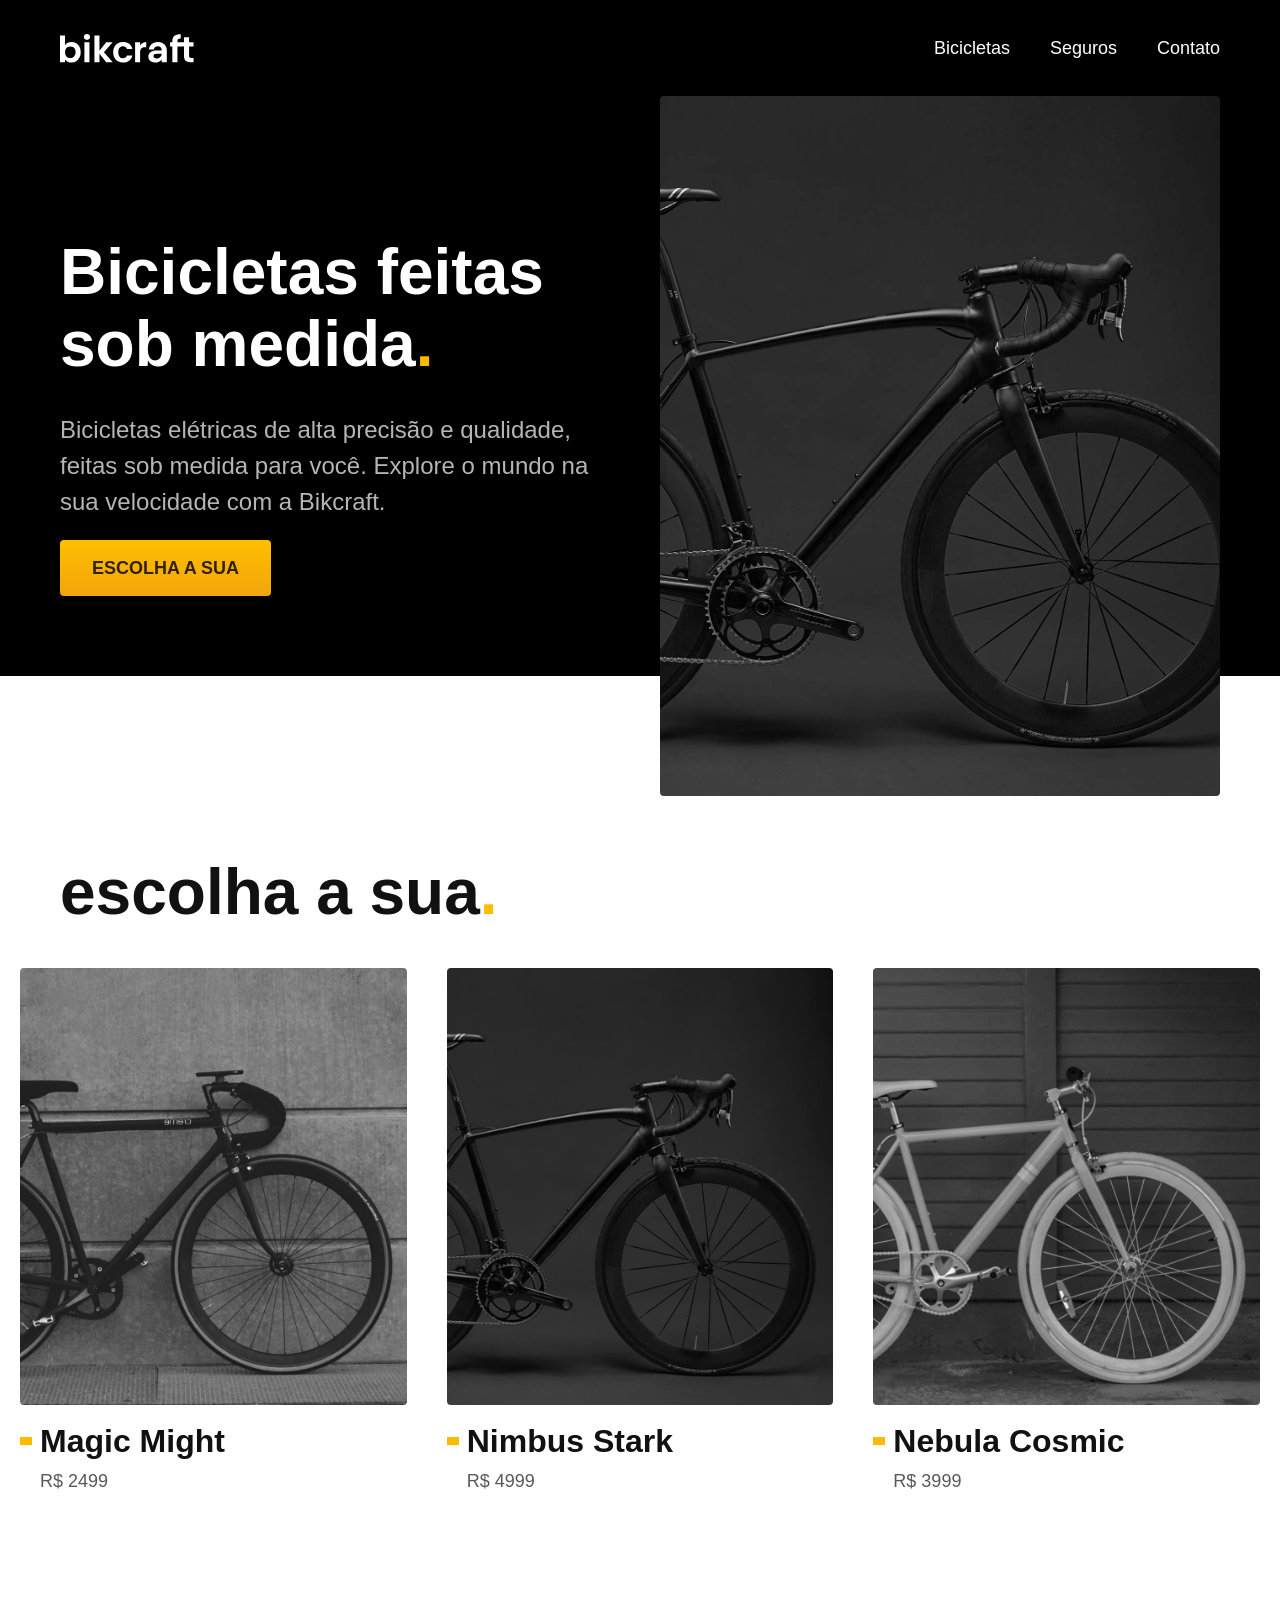
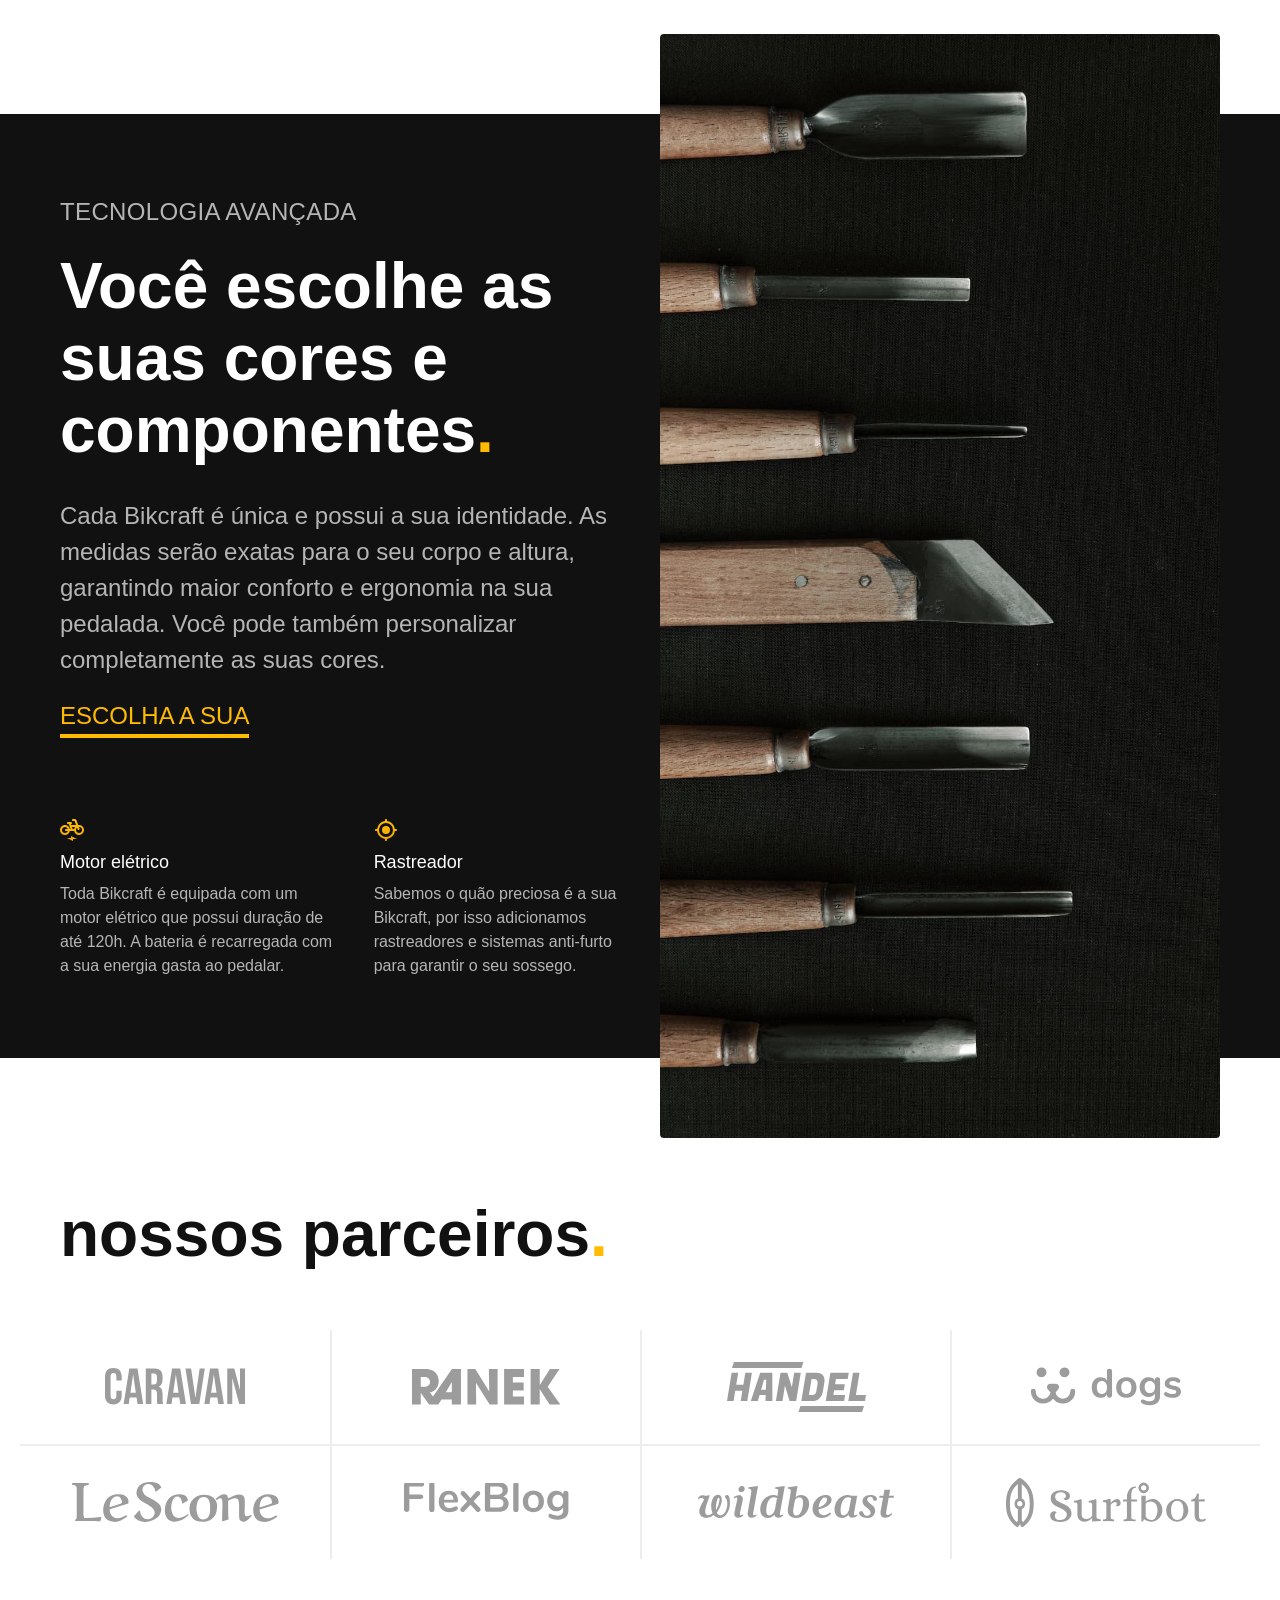
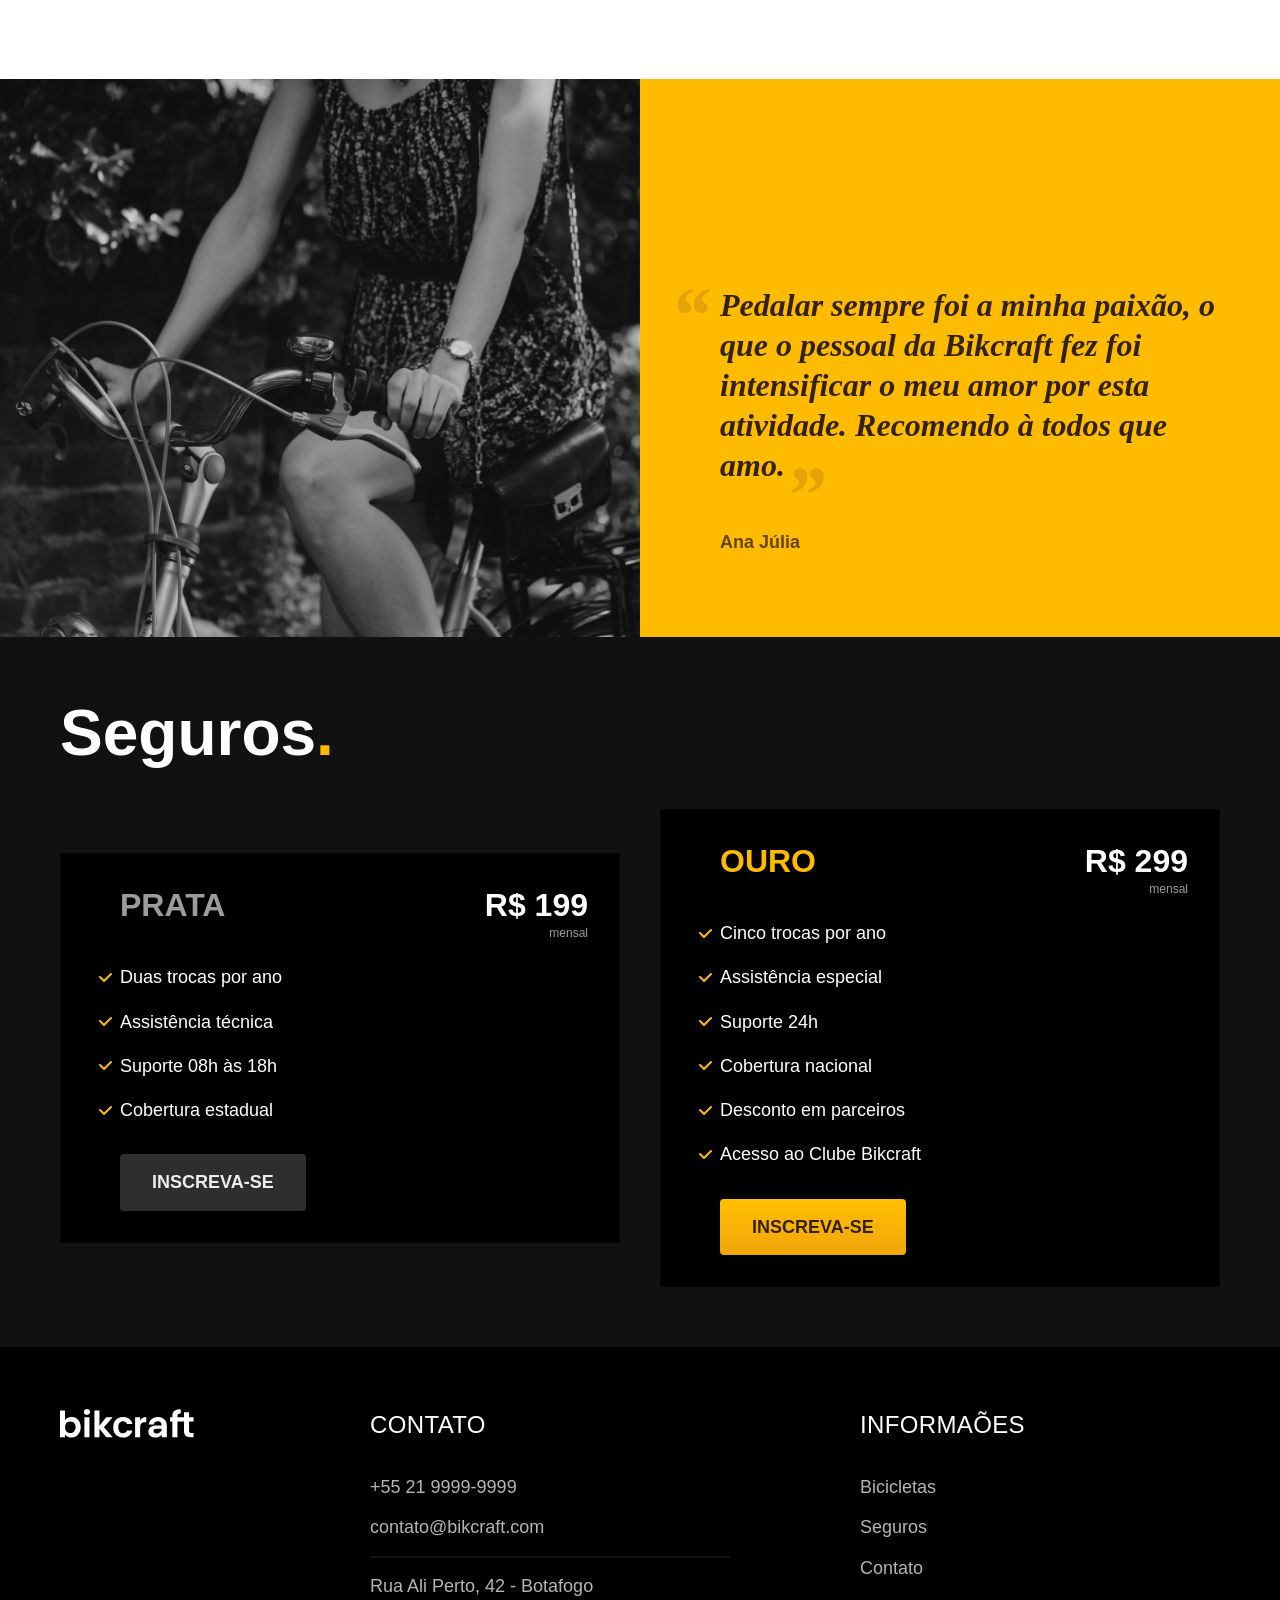
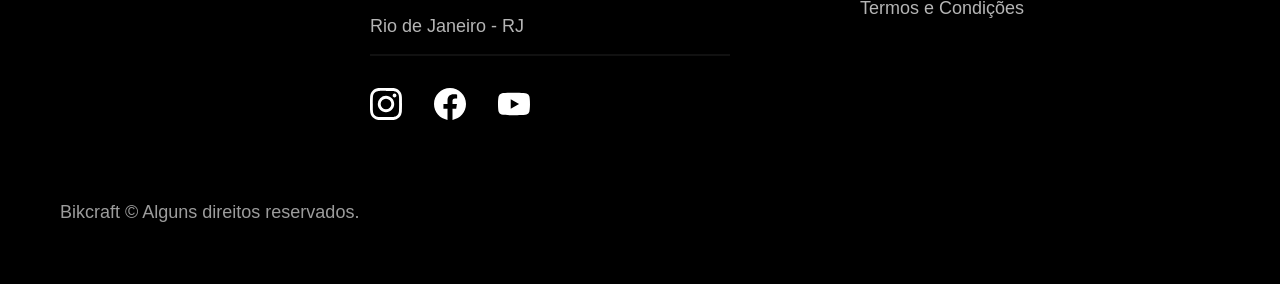
<file: index.html>
<!DOCTYPE html>

<html lang="pt-br">

<head>
  <meta charset="UTF-8">
  <meta name="viewport" content="width=device-width, initial-scale=1.0">
  <title>Bikcraft - Bicicletas Elétricas</title>
  <meta name="description" content="Bicicletas elétricas de alta precisão e qualidade, feitas sob medida para você. Explore o mundo na sua velocidade com a Bikcraft.">
  <link rel="stylesheet" href="./css/style.css">
  <!--<link rel="preconnect" href="https://fonts.googleapis.com">
  <link rel="preconnect" href="https://fonts.gstatic.com" crossorigin>
  <link href="https://fonts.googleapis.com/css2?family=Poppins:ital,wght@0,100;0,200;0,300;0,400;0,500;0,600;0,700;0,800;0,900;1,100;1,200;1,300;1,400;1,500;1,600;1,700;1,800;1,900&display=swap" rel="stylesheet">
  <link rel="preconnect" href="https://fonts.googleapis.com">
  <link rel="preconnect" href="https://fonts.gstatic.com" crossorigin>
  <link href="https://fonts.googleapis.com/css2?family=Poppins:ital,wght@0,100;0,200;0,300;0,400;0,500;0,600;0,700;0,800;0,900;1,100;1,200;1,300;1,400;1,500;1,600;1,700;1,800;1,900&family=Roboto:ital,wght@0,100..900;1,100..900&display=swap" rel="stylesheet">-->
</head>

<body>
  <header class="header-bg">
    <div class="header container">
      <a href="./"><img src="./img/bikcraft.svg" alt="Bikcraft"></a>
      <nav aria-label="primaria">
        <ul class="header-menu font-1-m cor-0">
          <li><a href="./bicicletas.html">Bicicletas</a></li>
          <li><a href="./seguros.html">Seguros</a></li>
          <li><a href="./contato.html">Contato</a></li>
        </ul>
      </nav>
    </div>
  </header>

  <main class="introducao-bg">
    <div class="introducao container">
      <div class="introducao-conteudo">
        <h1 class="font-1-xxl cor-0">Bicicletas feitas sob medida<span class="cor-p1">.</span></h1>
        <p class="font-2-l cor-5">Bicicletas elétricas de alta precisão e qualidade, feitas sob medida para você. Explore o mundo na sua velocidade com a Bikcraft.</p>
        <a class="botao" href="./bicicletas">Escolha a sua</a>
      </div>
      <div>
        <img src="./img/fotos/introducao.jpg" alt="bicicleta elétrica preta">
      </div>
    </div>
  </main>

  <article class="bicicletas-lista">
    <h2 class="container font-1-xxl">escolha a sua<span class="cor-p1">.</span></h2>

    <ul>
      <li>
        <a href="./bicicletas/magic.html">
          <img src="./img/bicicletas/magic-home.jpg" alt="bicicleta preta">
          <h3 class="font-1-xl">Magic Might</h3>
          <span class="font-2-m cor-8">R$ 2499</span>
        </a>
      </li>
      <li>
        <a href="./bicicletas/nimbus.html">
          <img src="./img/bicicletas/nimbus-home.jpg" alt="bicicleta preta">
          <h3 class="font-1-xl">Nimbus Stark</h3>
          <span class="font-2-m cor-8">R$ 4999</span>
        </a>
      </li>
      <li>
        <a href="./bicicletas/nebula.html">
          <img src="./img/bicicletas/nebula-home.jpg" alt="bicicleta preta">
          <h3 class="font-1-xl">Nebula Cosmic</h3>
          <span class="font-2-m cor-8">R$ 3999</span>
        </a>
      </li>
    </ul>
  </article>

  <article class="tecnologia-bg">
    <div class="tecnologia container">
      <div class="tecnologia-conteudo">
        <span class="font-2-l-b cor-5">Tecnologia Avançada</span>
        <h2 class="font-1-xxl cor-0">Você escolhe as suas cores e componentes<span class="cor-p1">.</span></h2>
        <p class="font-2-l cor-5">Cada Bikcraft é única e possui a sua identidade. As medidas serão exatas para o seu corpo e altura, garantindo maior conforto e ergonomia na sua pedalada. Você pode também personalizar completamente as suas cores.</p>
        <a class="link" href="./bicicletas.html">Escolha a sua</a>
        <div class="tecnologia-vantagens">
          <div>
            <img src="./img/icones/eletrica.svg" alt="">
            <h3 class="font-1-m cor-0">Motor elétrico</h3>
            <p class="font-2-s cor-5">Toda Bikcraft é equipada com um motor elétrico que possui duração de até 120h. A bateria é recarregada com a sua energia gasta ao pedalar.</p>
          </div>
          <div>
            <img src="./img/icones/rastreador.svg" alt="">
            <h3 class="font-1-m cor-0">Rastreador</h3>
            <p class="font-2-s cor-5">Sabemos o quão preciosa é a sua Bikcraft, por isso adicionamos rastreadores e sistemas anti-furto para garantir o seu sossego.</p>
          </div>
        </div>
      </div>
      <div class="tecnologia-imagem">
        <img src="./img/fotos/tecnologia.jpg" alt="">
      </div>
    </div>
  </article>

  <section class="parceiros" aria-label="Nossos parceiros">
    <h2 class="container font-1-xxl">nossos parceiros<span class="cor-p1">.</span></h2>

    <ul>
      <li><img src="./img/parceiros/caravan.svg" alt="caravan"></li>
      <li><img src="./img/parceiros/ranek.svg" alt="ranek"></li>
      <li><img src="./img/parceiros/handel.svg" alt="handel"></li>
      <li><img src="./img/parceiros/dogs.svg" alt="dogs"></li>
      <li><img src="./img/parceiros/lescone.svg" alt="lescone"></li>
      <li><img src="./img/parceiros/flexblog.svg" alt="flexblog"></li>
      <li><img src="./img/parceiros/wildbeast.svg" alt="wildbest"></li>
      <li><img src="./img/parceiros/surfbot.svg" alt="surfbot"></li>
    </ul>
  </section>

  <section class="depoimentos" aria-label="depoimentos">
    <div>
      <img src="./img/fotos/depoimento.jpg" alt="pessoa pedalando uma bicicleta bikcraft">
    </div>
    <div class="depoimentos-conteudo">
      <blockquote class="font-1-xl cor-p5">
        <p>Pedalar sempre foi a minha paixão, o que o pessoal da Bikcraft fez foi intensificar o meu amor por esta atividade. Recomendo à todos que amo.</p>
        <span class="font-1-m-b cor-p4">Ana Júlia</span>
      </blockquote>
    </div>
  </section>

  <article class="seguros-bg">
    <div class="seguros container">
      <h2 class="font-1-xxl cor-0">Seguros<span class="cor-p1">.</span></h2>
      <div class="seguros-item">
        <h3 class="font-1-xl cor-6">PRATA</h3>
        <span class="font-1-xl cor-0">R$ 199 <span class="font-1-xs cor-6">mensal</span></span>
        <ul class="font-2-m cor-0">
          <li>Duas trocas por ano</li>
          <li>Assistência técnica</li>
          <li>Suporte 08h às 18h</li>
          <li>Cobertura estadual</li>
        </ul>
        <a class="secundario" href="./orcamento.html">Inscreva-se</a>
      </div>

      <div class="seguros-item">
        <h3 class="font-1-xl cor-p1">OURO</h3>
        <span class="font-1-xl cor-0">R$ 299 <span class="font-1-xs cor-6">mensal</span></span>
        <ul class="font-2-m cor-0">
          <li>Cinco trocas por ano</li>
          <li>Assistência especial</li>
          <li>Suporte 24h</li>
          <li>Cobertura nacional</li>
          <li>Desconto em parceiros</li>
          <li>Acesso ao Clube Bikcraft</li>
        </ul>
        <a class="botao" href="./orcamento.html">Inscreva-se</a>
      </div>
    </div>
  </article>

  <footer class="footer-bg">
    <div class="footer container">
      <img src="./img/bikcraft.svg" alt="bikcraft">
      <div class="footer-contato">
        <h3 class="font-2-l-b cor-0">Contato</h3>
        <ul class="font-2-m cor-5">
          <li><a href="tel:+552199999999">+55 21 9999-9999</a></li>
          <li><a href="mailto:contato@bikctraft.com">contato@bikcraft.com</a></li>
          <li> Rua Ali Perto, 42 - Botafogo </li>
          <li>Rio de Janeiro - RJ</li>
        </ul>
        <div class="footer-redes">
          <a href="./">
            <img src="./img/redes/instagram.svg" alt="instagram">
          </a>
          <a href="./">
            <img src="./img/redes/facebook.svg" alt="facebook">
          </a>
          <a href="./">
            <img src="./img/redes/youtube.svg" alt="youtube">
          </a>
        </div>
      </div>
      <div class="footer-informacoes">
        <h3 class="font-2-l-b cor-0">Informaões</h3>
        <nav>
          <ul class="font-1-m cor-5">
            <li><a href="./bicicletas.html">Bicicletas</a></li>
            <li><a href="./seguros.html">Seguros</a></li>
            <li><a href="./contato.html">Contato</a></li>
            <li><a href="./termos.html">Termos e Condições</a></li>
          </ul>
        </nav>
      </div>
      <p class="footer-copy font-2-m cor-6">Bikcraft © Alguns direitos reservados.</p>
    </div>
  </footer>
</body>

</html>
</file>
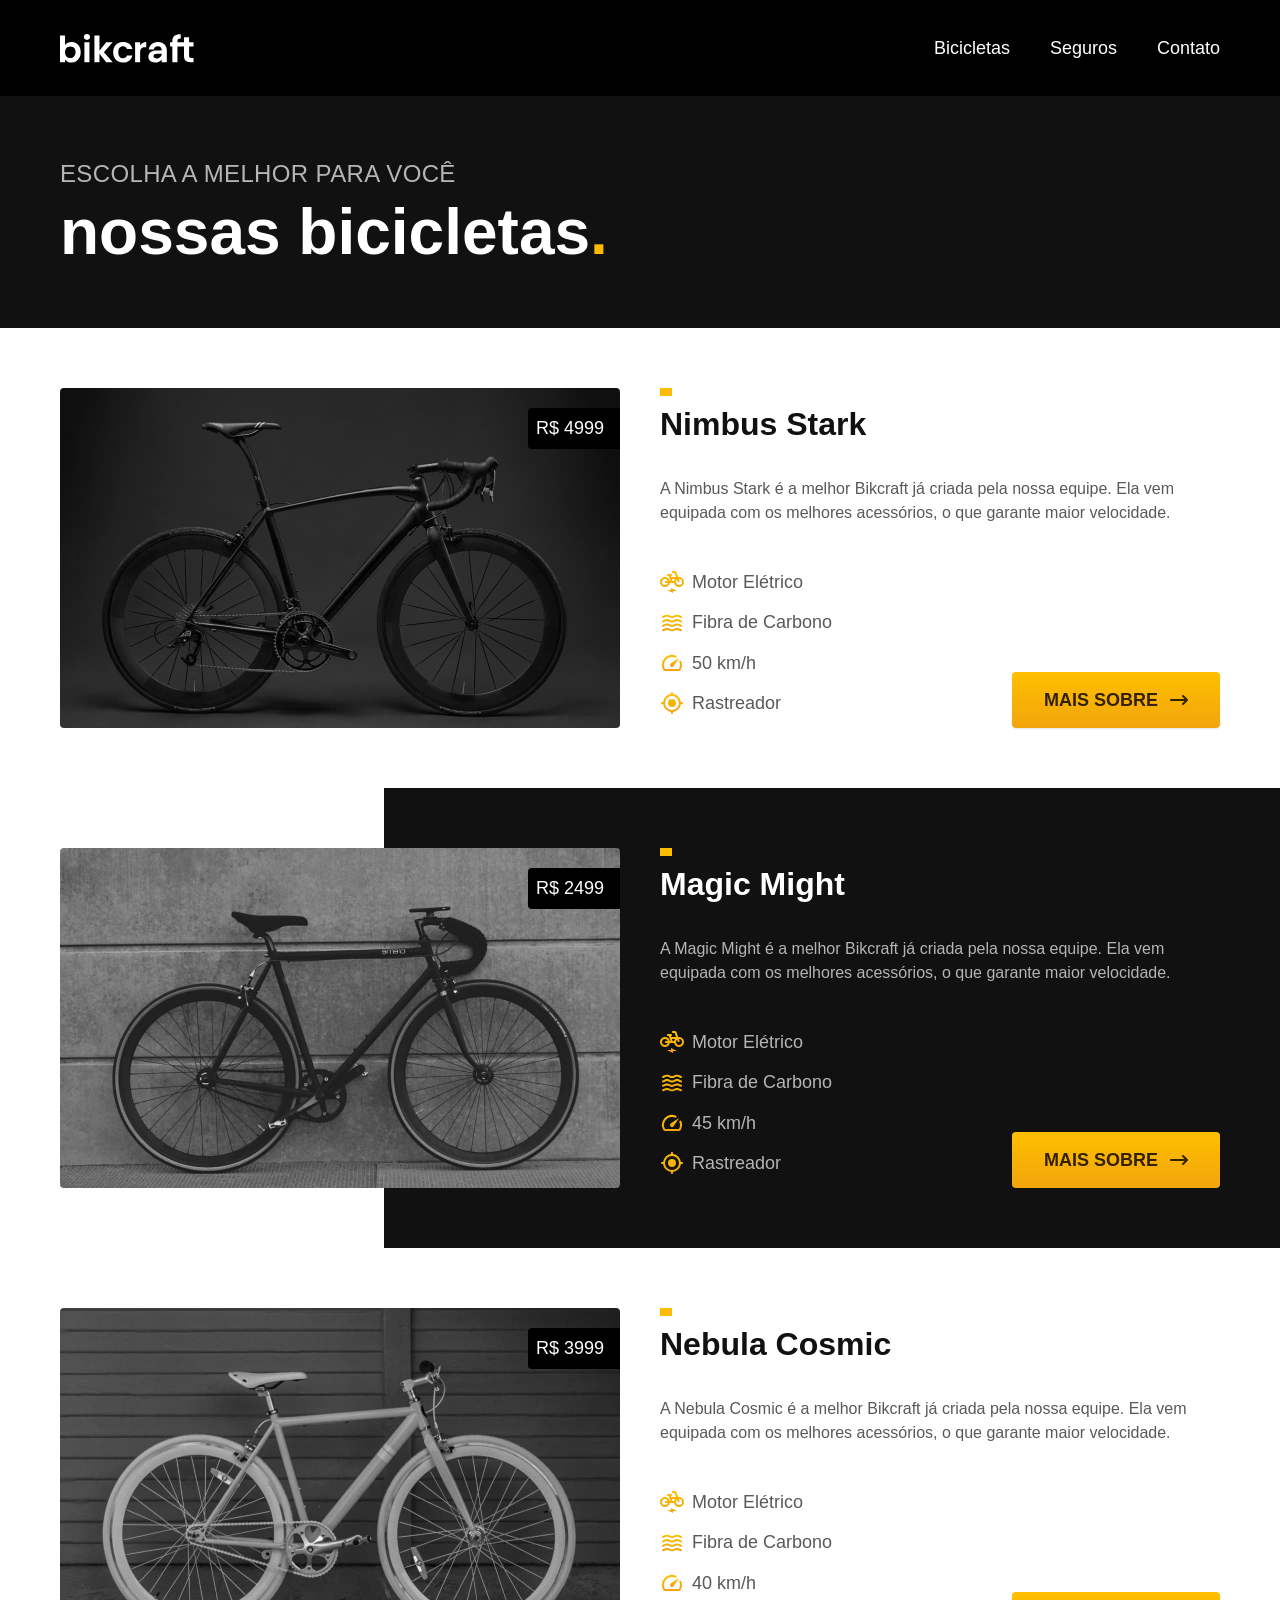
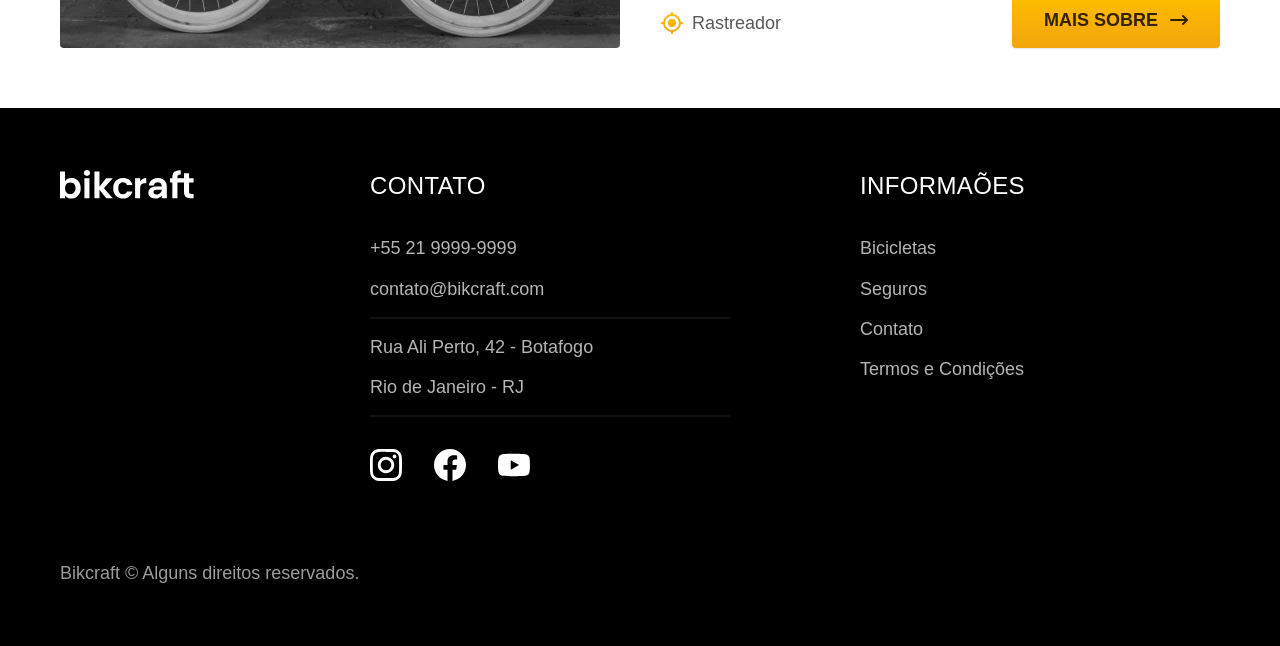
<file: bicicletas.html>
<!DOCTYPE html>

<html lang="pt-br">

<head>
  <meta charset="UTF-8">
  <meta name="viewport" content="width=device-width, initial-scale=1.0">
  <title>Bicicletas | Bikcraft</title>
  <meta name="description" content="termos e condições.">
  <link rel="stylesheet" href="./css/style.css">
  <!--<link rel="preconnect" href="https://fonts.googleapis.com">
  <link rel="preconnect" href="https://fonts.gstatic.com" crossorigin>
  <link href="https://fonts.googleapis.com/css2?family=Poppins:ital,wght@0,100;0,200;0,300;0,400;0,500;0,600;0,700;0,800;0,900;1,100;1,200;1,300;1,400;1,500;1,600;1,700;1,800;1,900&display=swap" rel="stylesheet">
  <link rel="preconnect" href="https://fonts.googleapis.com">
  <link rel="preconnect" href="https://fonts.gstatic.com" crossorigin>
  <link href="https://fonts.googleapis.com/css2?family=Poppins:ital,wght@0,100;0,200;0,300;0,400;0,500;0,600;0,700;0,800;0,900;1,100;1,200;1,300;1,400;1,500;1,600;1,700;1,800;1,900&family=Roboto:ital,wght@0,100..900;1,100..900&display=swap" rel="stylesheet">-->
</head>

<body id="bicicletas">
  <header class="header-bg">
    <div class="header container">
      <a href="./"><img src="./img/bikcraft.svg" alt="Bikcraft"></a>
      <nav aria-label="primaria">
        <ul class="header-menu font-1-m cor-0">
          <li><a href="./bicicletas.html">Bicicletas</a></li>
          <li><a href="./seguros.html">Seguros</a></li>
          <li><a href="./contato.html">Contato</a></li>
        </ul>
      </nav>
    </div>
  </header>

  <main>
    <div class="titulo-bg">
      <div class="titulo container">
        <p class="font-2-l-b cor-5">Escolha a melhor para você</p>
        <h1 class="font-1-xxl cor-0">nossas bicicletas<span class="cor-p1">.</span></h1>
      </div>
    </div>


    <div class="bicicletas container">
      <div class="bicicletas-imagem">
        <img src="./img/bicicletas/nimbus.jpg" alt="bicicleta preta">
        <span class="font-2-m cor-0">R$ 4999</span>
      </div>
      <div class="bicicletas-conteudo">
        <h2 class="font-1-xl">Nimbus Stark</h2>
        <p class="font-2-s cor-8">A Nimbus Stark é a melhor Bikcraft já criada pela nossa equipe. Ela vem equipada com os melhores acessórios, o que garante maior velocidade.</p>

        <ul class="font-1-m cor-8">
          <li>
            <img src="./img/icones/eletrica.svg" alt="">
            Motor Elétrico
          </li>
          <li>
            <img src="./img/icones/carbono.svg" alt="">
            Fibra de Carbono
          </li>
          <li>
            <img src="./img/icones/velocidade.svg" alt="">
            50 km/h
          </li>
          <li>
            <img src="./img/icones/rastreador.svg" alt="">
            Rastreador
          </li>
        </ul>
        <a class="botao seta" href ="./bicicletas/nimbus.html">Mais Sobre</a>
      </div>
    </div>


    <div class="bicicletas-bg">
      <div class="bicicletas container">
        <div class="bicicletas-imagem">
          <img src="./img/bicicletas/magic.jpg" alt="bicicleta preta">
          <span class="font-2-m cor-0">R$ 2499</span>
        </div>
        <div class="bicicletas-conteudo">
          <h2 class="font-1-xl cor-0">Magic Might</h2>
          <p class="font-2-s cor-5">A Magic Might é a melhor Bikcraft já criada pela nossa equipe. Ela vem equipada com os melhores acessórios, o que garante maior velocidade.</p>

          <ul class="font-1-m cor-5">
            <li>
              <img src="./img/icones/eletrica.svg" alt="">
              Motor Elétrico
            </li>
            <li>
              <img src="./img/icones/carbono.svg" alt="">
              Fibra de Carbono
            </li>
            <li>
              <img src="./img/icones/velocidade.svg" alt="">
              45 km/h
            </li>
            <li>
              <img src="./img/icones/rastreador.svg" alt="">
              Rastreador
            </li>
          </ul>
          <a class="botao seta" href ="./bicicletas/magic.html">Mais Sobre</a>
        </div>
      </div>
    </div>


    <div class="bicicletas container">
      <div class="bicicletas-imagem">
        <img src="./img/bicicletas/nebula.jpg" alt="bicicleta preta">
        <span class="font-2-m cor-0">R$ 3999</span>
      </div>
      <div class="bicicletas-conteudo">
        <h2 class="font-1-xl">Nebula Cosmic</h2>
        <p class="font-2-s cor-8">A Nebula Cosmic é a melhor Bikcraft já criada pela nossa equipe. Ela vem equipada com os melhores acessórios, o que garante maior velocidade.</p>

        <ul class="font-1-m cor-8">
          <li>
            <img src="./img/icones/eletrica.svg" alt="">
            Motor Elétrico
          </li>
          <li>
            <img src="./img/icones/carbono.svg" alt="">
            Fibra de Carbono
          </li>
          <li>
            <img src="./img/icones/velocidade.svg" alt="">
            40 km/h
          </li>
          <li>
            <img src="./img/icones/rastreador.svg" alt="">
            Rastreador
          </li>
        </ul>
        <a class="botao seta" href ="./bicicletas/nebula.html">Mais Sobre</a>
      </div>
    </div>

  </main>

  <footer class="footer-bg">
    <div class="footer container">
      <img src="./img/bikcraft.svg" alt="bikcraft">
      <div class="footer-contato">
        <h3 class="font-2-l-b cor-0">Contato</h3>
        <ul class="font-2-m cor-5">
          <li><a href="tel:+552199999999">+55 21 9999-9999</a></li>
          <li><a href="mailto:contato@bikctraft.com">contato@bikcraft.com</a></li>
          <li> Rua Ali Perto, 42 - Botafogo </li>
          <li>Rio de Janeiro - RJ</li>
        </ul>
        <div class="footer-redes">
          <a href="./">
            <img src="./img/redes/instagram.svg" alt="instagram">
          </a>
          <a href="./">
            <img src="./img/redes/facebook.svg" alt="facebook">
          </a>
          <a href="./">
            <img src="./img/redes/youtube.svg" alt="youtube">
          </a>
        </div>
      </div>
      <div class="footer-informacoes">
        <h3 class="font-2-l-b cor-0">Informaões</h3>
        <nav>
          <ul class="font-1-m cor-5">
            <li><a href="./bicicletas.html">Bicicletas</a></li>
            <li><a href="./seguros.html">Seguros</a></li>
            <li><a href="./contato.html">Contato</a></li>
            <li><a href="./termos.html">Termos e Condições</a></li>
          </ul>
        </nav>
      </div>
      <p class="footer-copy font-2-m cor-6">Bikcraft © Alguns direitos reservados.</p>
    </div>
  </footer>
</body>

</html>
</file>
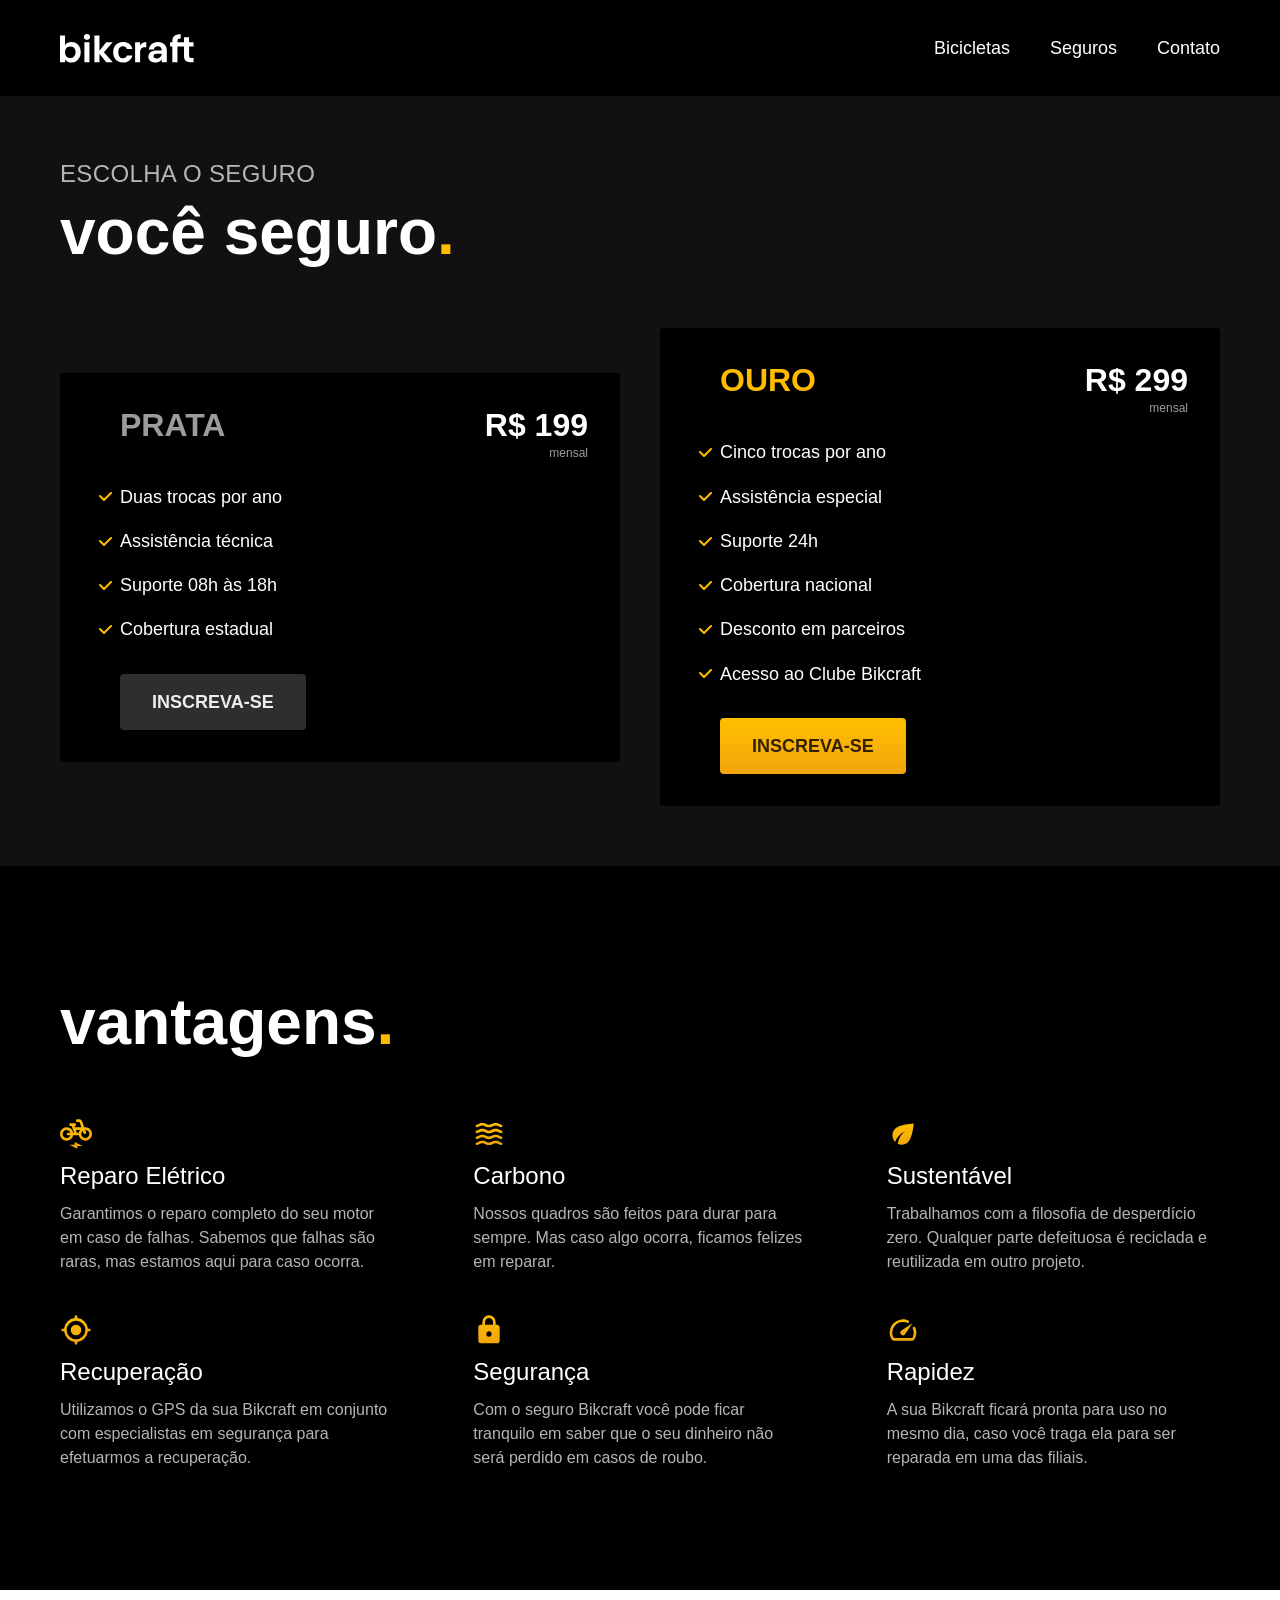
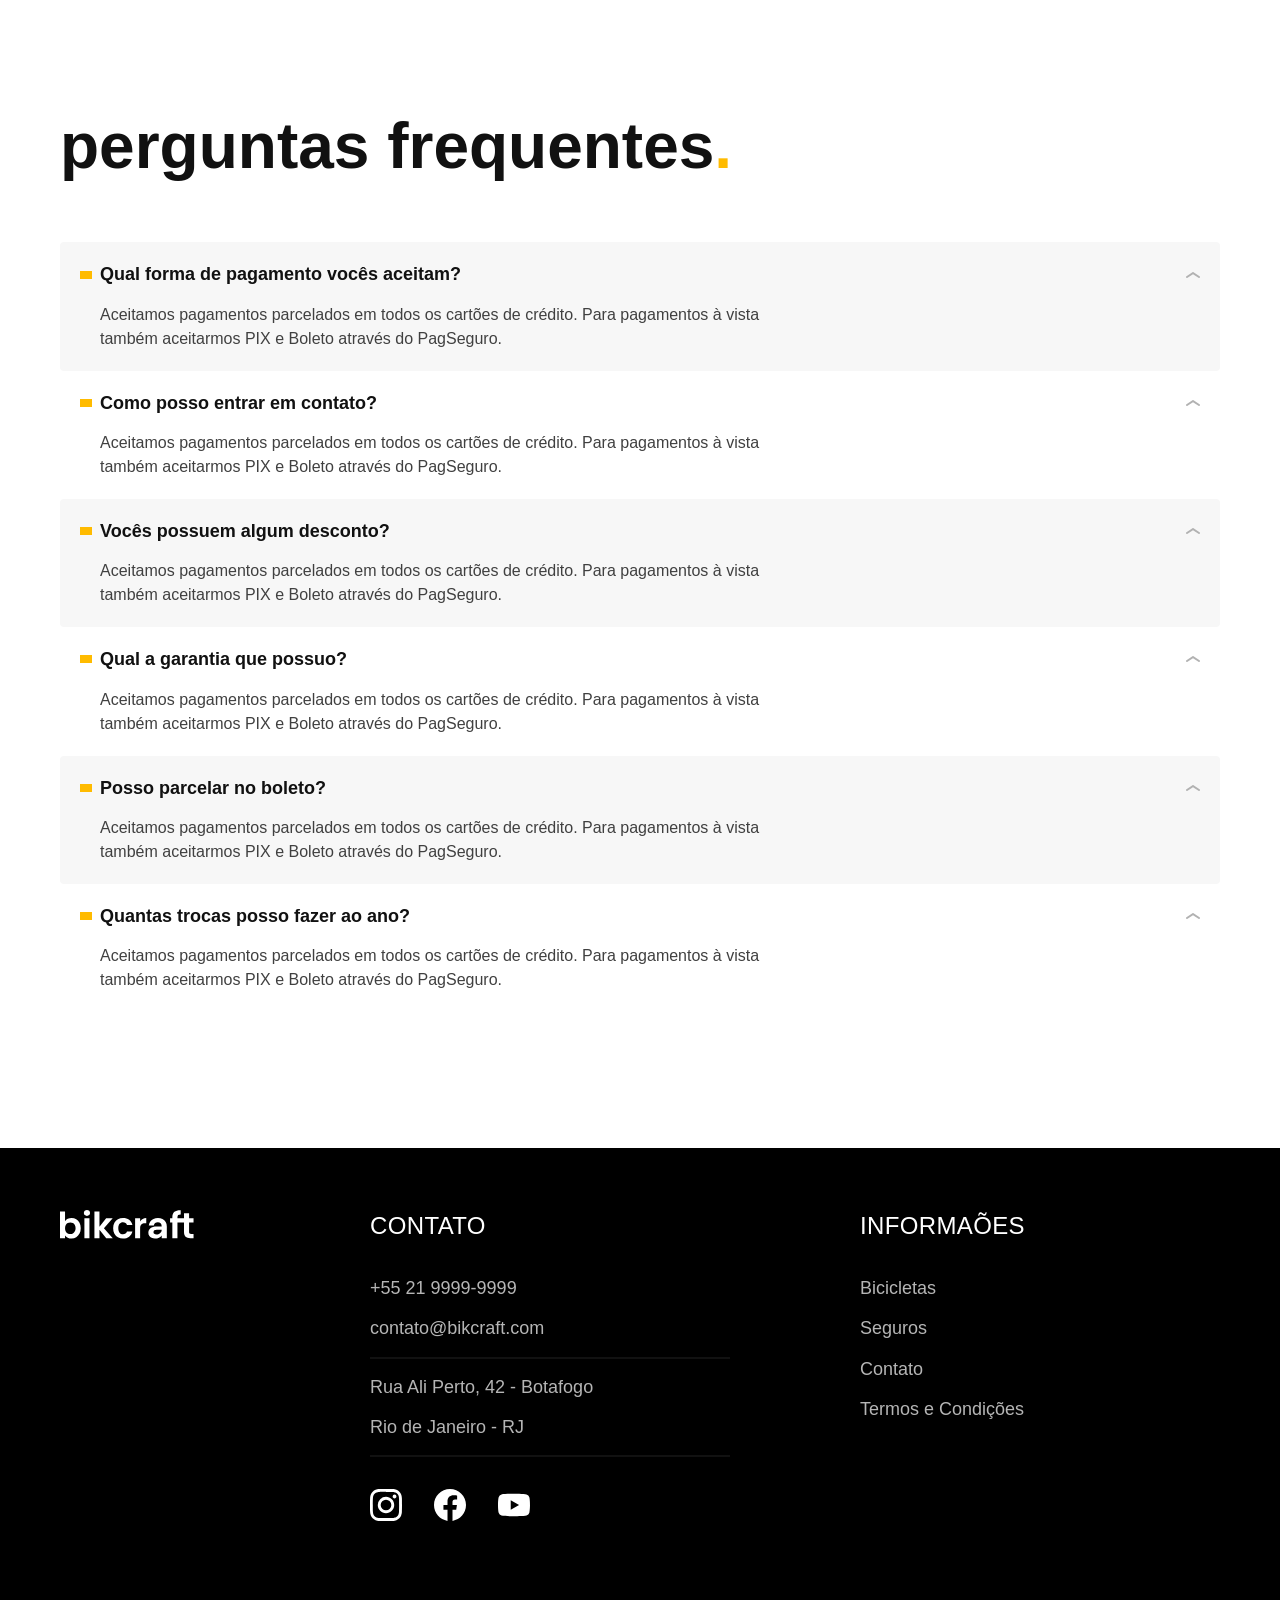
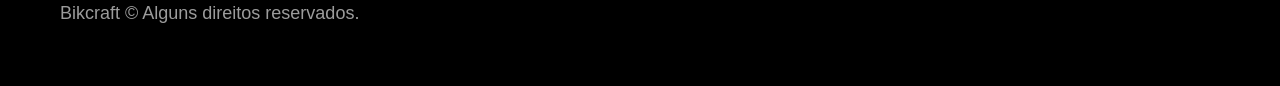
<file: seguros.html>
<!DOCTYPE html>

<html lang="pt-br">

<head>
  <meta charset="UTF-8">
  <meta name="viewport" content="width=device-width, initial-scale=1.0">
  <title>Seguros | Bikcraft</title>
  <meta name="description" content="seguros">
  <link rel="stylesheet" href="./css/style.css">
  <!--<link rel="preconnect" href="https://fonts.googleapis.com">
  <link rel="preconnect" href="https://fonts.gstatic.com" crossorigin>
  <link href="https://fonts.googleapis.com/css2?family=Poppins:ital,wght@0,100;0,200;0,300;0,400;0,500;0,600;0,700;0,800;0,900;1,100;1,200;1,300;1,400;1,500;1,600;1,700;1,800;1,900&display=swap" rel="stylesheet">
  <link rel="preconnect" href="https://fonts.googleapis.com">
  <link rel="preconnect" href="https://fonts.gstatic.com" crossorigin>
  <link href="https://fonts.googleapis.com/css2?family=Poppins:ital,wght@0,100;0,200;0,300;0,400;0,500;0,600;0,700;0,800;0,900;1,100;1,200;1,300;1,400;1,500;1,600;1,700;1,800;1,900&family=Roboto:ital,wght@0,100..900;1,100..900&display=swap" rel="stylesheet">-->
</head>

<body id="seguros">
  <header class="header-bg">
    <div class="header container">
      <a href="./"><img src="./img/bikcraft.svg" alt="Bikcraft"></a>
      <nav aria-label="primaria">
        <ul class="header-menu font-1-m cor-0">
          <li><a href="./bicicletas.html">Bicicletas</a></li>
          <li><a href="./seguros.html">Seguros</a></li>
          <li><a href="./contato.html">Contato</a></li>
        </ul>
      </nav>
    </div>
  </header>
  
  <main class="seguros-bg">
    <div class="titulo-bg"> 
      <div class="titulo container">
        <p class="font-2-l-b cor-5">Escolha o seguro</p>
        <h1 class="font-1-xxl cor-0">você seguro<span class="cor-p1">.</span></h1>
      </div>
    </div>
    <div class="seguros container">
      <div class="seguros-item">
        <h3 class="font-1-xl cor-6">PRATA</h3>
        <span class="font-1-xl cor-0">R$ 199 <span class="font-1-xs cor-6">mensal</span></span>
        <ul class="font-2-m cor-0">
          <li>Duas trocas por ano</li>
          <li>Assistência técnica</li>
          <li>Suporte 08h às 18h</li>
          <li>Cobertura estadual</li>
        </ul>
        <a class="secundario" href="./orcamento.html">Inscreva-se</a>
      </div>

      <div class="seguros-item">
        <h3 class="font-1-xl cor-p1">OURO</h3>
        <span class="font-1-xl cor-0">R$ 299 <span class="font-1-xs cor-6">mensal</span></span>
        <ul class="font-2-m cor-0">
          <li>Cinco trocas por ano</li>
          <li>Assistência especial</li>
          <li>Suporte 24h</li>
          <li>Cobertura nacional</li>
          <li>Desconto em parceiros</li>
          <li>Acesso ao Clube Bikcraft</li>
        </ul>
        <a class="botao" href="./orcamento.html">Inscreva-se</a>
      </div>
    </div>
  </main>

  <article class="vantagens-bg">
    <div class="vantagens container">
      <h2 class="font-1-xxl cor-0">vantagens<span class="cor-p1">.</span></h2>
      <ul>
        <li>
          <img src="./img/icones/eletrica.svg" alt="">
          <h3 class="font-1-l cor-0">Reparo Elétrico</h3>
          <p class="font-2-s cor-5">Garantimos o reparo completo do seu motor em caso de falhas. Sabemos que falhas são raras, mas estamos aqui para caso ocorra.</p>
        </li>
        <li>
          <img src="./img/icones/carbono.svg" alt="">
          <h3 class="font-1-l cor-0"> Carbono</h3>
          <p class="font-2-s cor-5">Nossos quadros são feitos para durar para sempre. Mas caso algo ocorra, ficamos felizes em reparar.</p>
        </li>
        <li>
          <img src="./img/icones/sustentavel.svg" alt="">
          <h3 class="font-1-l cor-0">Sustentável</h3>
          <p class="font-2-s cor-5">Trabalhamos com a filosofia de desperdício zero. Qualquer parte defeituosa é reciclada e reutilizada em outro projeto.</p>
        </li>
        <li>
          <img src="./img/icones/rastreador.svg" alt="">
          <h3 class="font-1-l cor-0">Recuperação</h3>
          <p class="font-2-s cor-5">Utilizamos o GPS da sua Bikcraft em conjunto com especialistas em segurança para efetuarmos a recuperação.</p>
        </li>
        <li>
          <img src="./img/icones/seguro.svg" alt="">
          <h3 class="font-1-l cor-0">Segurança</h3>
          <p class="font-2-s cor-5">Com o seguro Bikcraft você pode ficar tranquilo em saber que o seu dinheiro não será perdido em casos de roubo.</p>
        </li>
        <li>
          <img src="./img/icones/velocidade.svg" alt="">
          <h3 class="font-1-l cor-0">Rapidez</h3>
          <p class="font-2-s cor-5">A sua Bikcraft ficará pronta para uso no mesmo dia, caso você traga ela para ser reparada em uma das filiais.</p>
        </li>
      </ul>
    </div>
  </article>

  <article class=" perguntas container">
    <h2 class="font-1-xxl">perguntas frequentes<span class="cor-p1">.</span></h2>

    <dl>
      <div>
        <dt class="font-1-m-b">Qual forma de pagamento vocês aceitam?</dt>
        <dd class="font-2-s cor-9">Aceitamos pagamentos parcelados em todos os cartões de crédito. Para pagamentos à vista também aceitarmos PIX e Boleto através do PagSeguro.</dd>
      </div>
      <div>
        <dt class="font-1-m-b">Como posso entrar em contato?</dt>
        <dd class="font-2-s cor-9">Aceitamos pagamentos parcelados em todos os cartões de crédito. Para pagamentos à vista também aceitarmos PIX e Boleto através do PagSeguro.</dd>
      </div>
      <div>
        <dt class="font-1-m-b">Vocês possuem algum desconto?</dt>
        <dd class="font-2-s cor-9">Aceitamos pagamentos parcelados em todos os cartões de crédito. Para pagamentos à vista também aceitarmos PIX e Boleto através do PagSeguro.</dd>
      </div>
      
      <div>
        <dt class="font-1-m-b">Qual a garantia que possuo?</dt>
        <dd class="font-2-s cor-9">Aceitamos pagamentos parcelados em todos os cartões de crédito. Para pagamentos à vista também aceitarmos PIX e Boleto através do PagSeguro.</dd>
      </div>
      <div>
        <dt class="font-1-m-b">Posso parcelar no boleto?</dt>
        <dd class="font-2-s cor-9">Aceitamos pagamentos parcelados em todos os cartões de crédito. Para pagamentos à vista também aceitarmos PIX e Boleto através do PagSeguro.</dd>
      </div>
      <div>
        <dt class="font-1-m-b">Quantas trocas posso fazer ao ano?</dt>
        <dd class="font-2-s cor-9">Aceitamos pagamentos parcelados em todos os cartões de crédito. Para pagamentos à vista também aceitarmos PIX e Boleto através do PagSeguro.</dd>
      </div>
    </dl>
  </article>

  <footer class="footer-bg">
    <div class="footer container">
      <img src="./img/bikcraft.svg" alt="bikcraft">
      <div class="footer-contato">
        <h3 class="font-2-l-b cor-0">Contato</h3>
        <ul class="font-2-m cor-5">
          <li><a href="tel:+552199999999">+55 21 9999-9999</a></li>
          <li><a href="mailto:contato@bikctraft.com">contato@bikcraft.com</a></li>
          <li> Rua Ali Perto, 42 - Botafogo </li>
          <li>Rio de Janeiro - RJ</li>
        </ul>
        <div class="footer-redes">
          <a href="./">
            <img src="./img/redes/instagram.svg" alt="instagram">
          </a>
          <a href="./">
            <img src="./img/redes/facebook.svg" alt="facebook">
          </a>
          <a href="./">
            <img src="./img/redes/youtube.svg" alt="youtube">
          </a>
        </div>
      </div>
      <div class="footer-informacoes">
        <h3 class="font-2-l-b cor-0">Informaões</h3>
        <nav>
          <ul class="font-1-m cor-5">
            <li><a href="./bicicletas.html">Bicicletas</a></li>
            <li><a href="./seguros.html">Seguros</a></li>
            <li><a href="./contato.html">Contato</a></li>
            <li><a href="./termos.html">Termos e Condições</a></li>
          </ul>
        </nav>
      </div>
      <p class="footer-copy font-2-m cor-6">Bikcraft © Alguns direitos reservados.</p>
    </div>
  </footer>
</body>

</html>
</file>
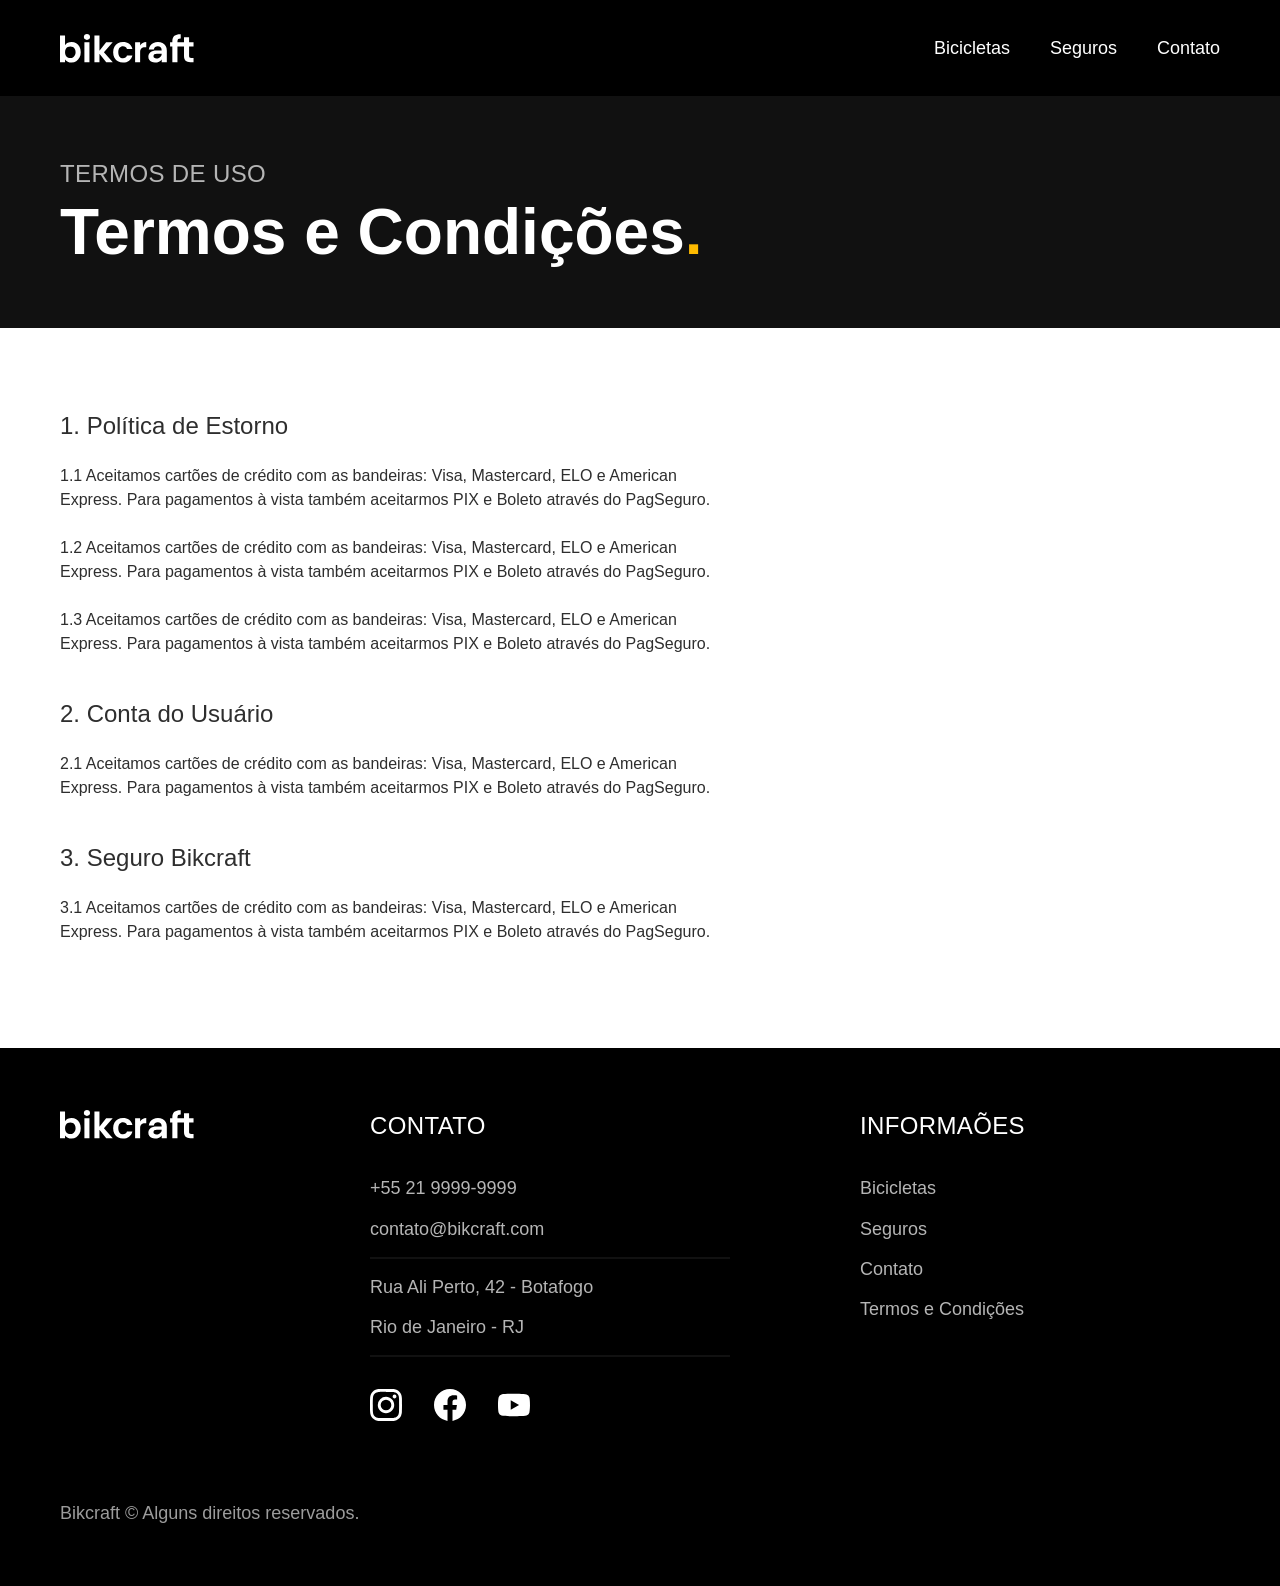
<file: termos.html>
<!DOCTYPE html>

<html lang="pt-br">

<head>
  <meta charset="UTF-8">
  <meta name="viewport" content="width=device-width, initial-scale=1.0">
  <title>Termos e Condições | Bikcraft</title>
  <meta name="description" content="termos e condições.">
  <link rel="stylesheet" href="./css/style.css">
  <!--<link rel="preconnect" href="https://fonts.googleapis.com">
  <link rel="preconnect" href="https://fonts.gstatic.com" crossorigin>
  <link href="https://fonts.googleapis.com/css2?family=Poppins:ital,wght@0,100;0,200;0,300;0,400;0,500;0,600;0,700;0,800;0,900;1,100;1,200;1,300;1,400;1,500;1,600;1,700;1,800;1,900&display=swap" rel="stylesheet">
  <link rel="preconnect" href="https://fonts.googleapis.com">
  <link rel="preconnect" href="https://fonts.gstatic.com" crossorigin>
  <link href="https://fonts.googleapis.com/css2?family=Poppins:ital,wght@0,100;0,200;0,300;0,400;0,500;0,600;0,700;0,800;0,900;1,100;1,200;1,300;1,400;1,500;1,600;1,700;1,800;1,900&family=Roboto:ital,wght@0,100..900;1,100..900&display=swap" rel="stylesheet">-->
</head>

<body id="termos">
  <header class="header-bg">
    <div class="header container">
      <a href="./"><img src="./img/bikcraft.svg" alt="Bikcraft"></a>
      <nav aria-label="primaria">
        <ul class="header-menu font-1-m cor-0">
          <li><a href="./bicicletas.html">Bicicletas</a></li>
          <li><a href="./seguros.html">Seguros</a></li>
          <li><a href="./contato.html">Contato</a></li>
        </ul>
      </nav>
    </div>
  </header>
  
  <main>
    <div class="titulo-bg"> 
      <div class="titulo container">
        <p class="font-2-l-b cor-5">Termos de uso</p>
        <h1 class="font-1-xxl cor-0">Termos e Condições<span class="cor-p1">.</span></h1>
      </div>
    </div>

    <div class="termos font-2-s cor-10 container">
      <h2 class="font-1-l co-11">1. Política de Estorno</h2>
      <p>1.1 Aceitamos cartões de crédito com as bandeiras: Visa, Mastercard, ELO e American Express. Para pagamentos à vista também aceitarmos PIX e Boleto através do PagSeguro.</p>

      <p>1.2 Aceitamos cartões de crédito com as bandeiras: Visa, Mastercard, ELO e American Express. Para pagamentos à vista também aceitarmos PIX e Boleto através do PagSeguro.</p>

      <p>1.3 Aceitamos cartões de crédito com as bandeiras: Visa, Mastercard, ELO e American Express. Para pagamentos à vista também aceitarmos PIX e Boleto através do PagSeguro.</p>

      <h2 class="font-1-l co-11">2. Conta do Usuário</h2>

      <p>2.1 Aceitamos cartões de crédito com as bandeiras: Visa, Mastercard, ELO e American Express. Para pagamentos à vista também aceitarmos PIX e Boleto através do PagSeguro.</p>

      <h2 class="font-1-l co-11">3. Seguro Bikcraft</h2>

      <p>3.1 Aceitamos cartões de crédito com as bandeiras: Visa, Mastercard, ELO e American Express. Para pagamentos à vista também aceitarmos PIX e Boleto através do PagSeguro.</p>
    </div>
  </main>

  <footer class="footer-bg">
    <div class="footer container">
      <img src="./img/bikcraft.svg" alt="bikcraft">
      <div class="footer-contato">
        <h3 class="font-2-l-b cor-0">Contato</h3>
        <ul class="font-2-m cor-5">
          <li><a href="tel:+552199999999">+55 21 9999-9999</a></li>
          <li><a href="mailto:contato@bikctraft.com">contato@bikcraft.com</a></li>
          <li> Rua Ali Perto, 42 - Botafogo </li>
          <li>Rio de Janeiro - RJ</li>
        </ul>
        <div class="footer-redes">
          <a href="./">
            <img src="./img/redes/instagram.svg" alt="instagram">
          </a>
          <a href="./">
            <img src="./img/redes/facebook.svg" alt="facebook">
          </a>
          <a href="./">
            <img src="./img/redes/youtube.svg" alt="youtube">
          </a>
        </div>
      </div>
      <div class="footer-informacoes">
        <h3 class="font-2-l-b cor-0">Informaões</h3>
        <nav>
          <ul class="font-1-m cor-5">
            <li><a href="./bicicletas.html">Bicicletas</a></li>
            <li><a href="./seguros.html">Seguros</a></li>
            <li><a href="./contato.html">Contato</a></li>
            <li><a href="./termos.html">Termos e Condições</a></li>
          </ul>
        </nav>
      </div>
      <p class="footer-copy font-2-m cor-6">Bikcraft © Alguns direitos reservados.</p>
    </div>
  </footer>
</body>

</html>
</file>
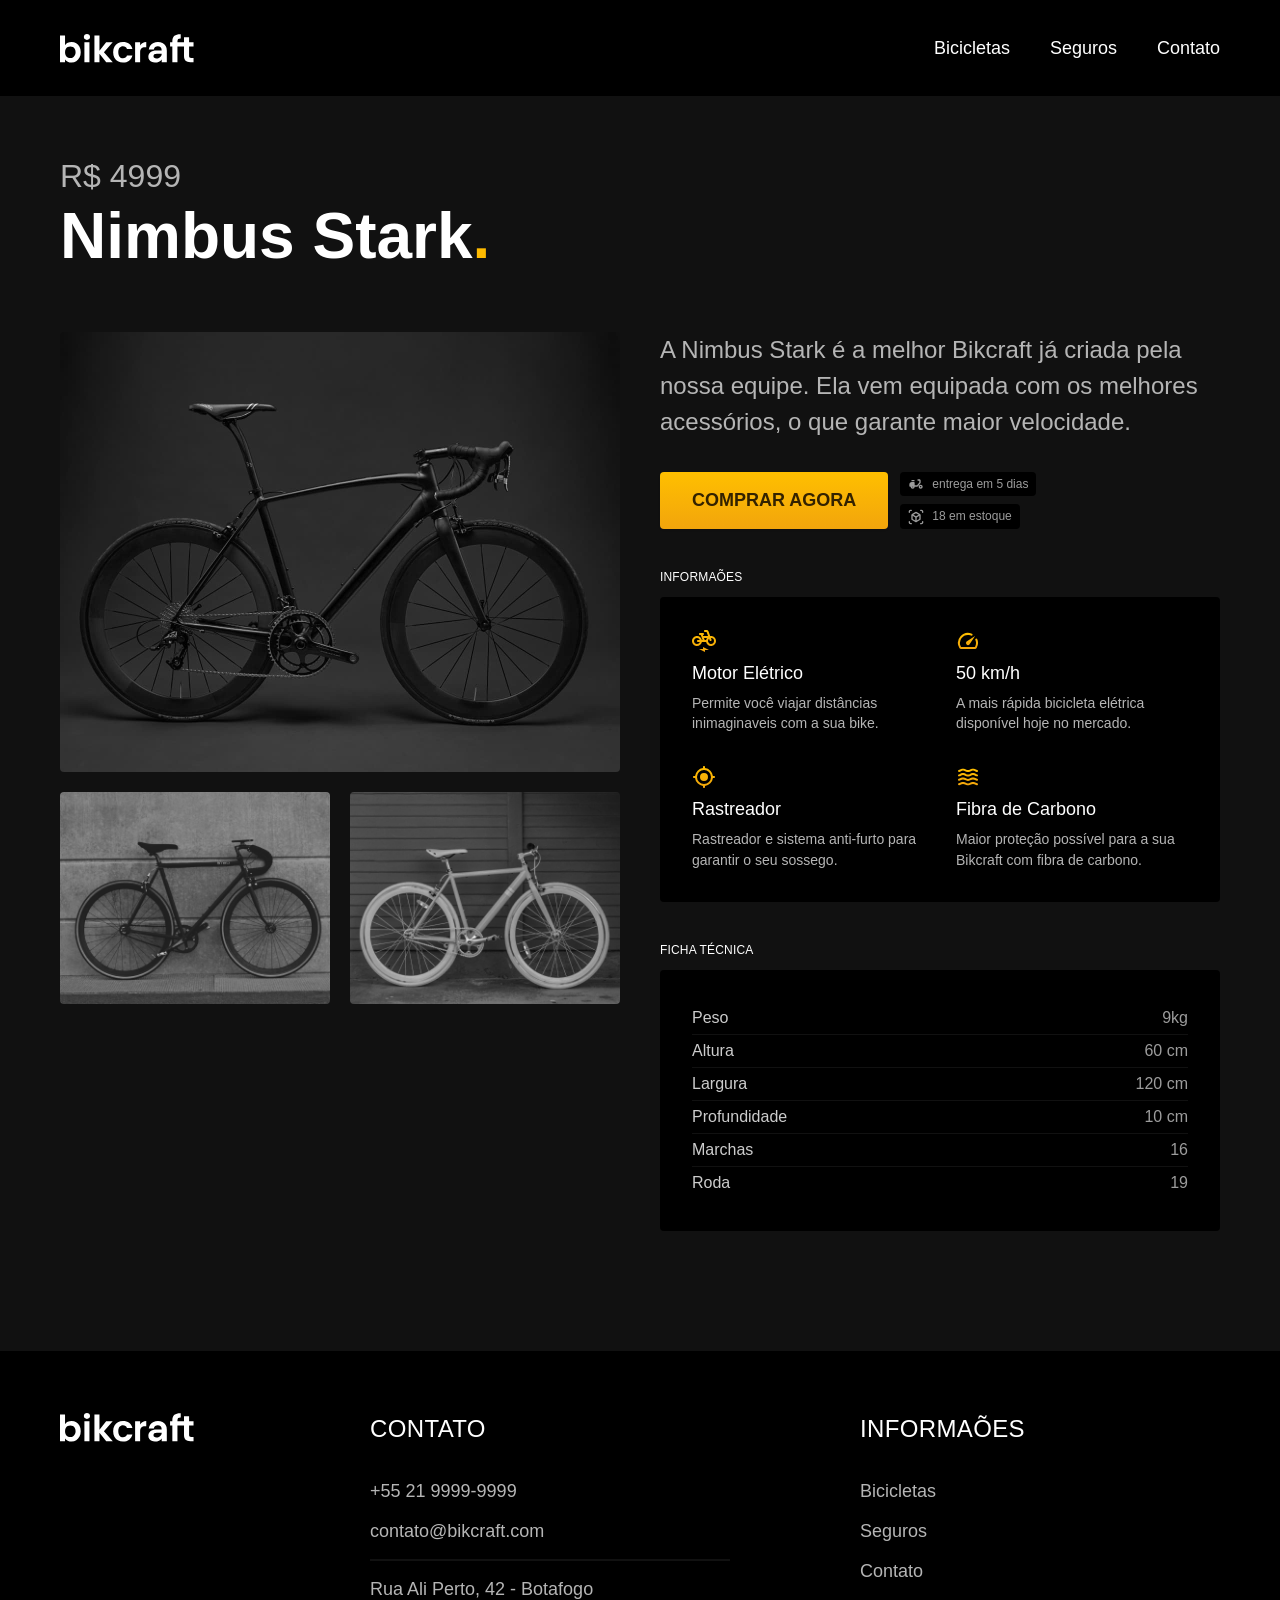
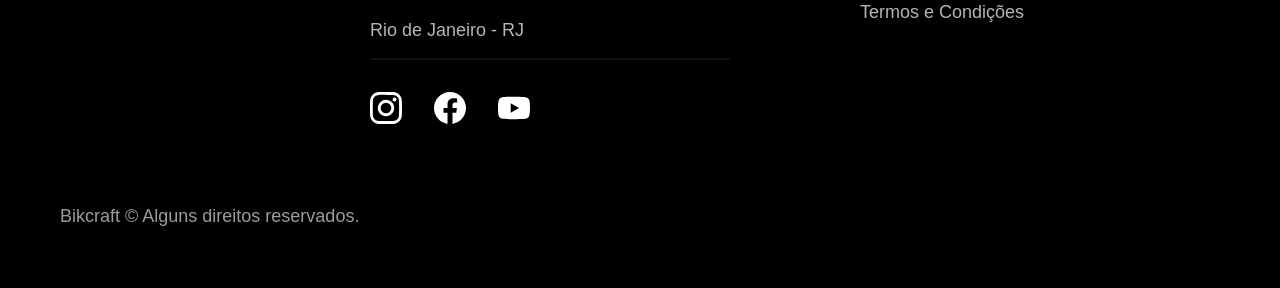
<file: bicicletas/nimbus.html>
<!DOCTYPE html>

<html lang="pt-br">

<head>
  <meta charset="UTF-8">
  <meta name="viewport" content="width=device-width, initial-scale=1.0">
  <title>Termos e Condições | Bikcraft</title>
  <meta name="description" content="termos e condições.">
  <link rel="stylesheet" href="../css/style.css">
  <!--<link rel="preconnect" href="https://fonts.googleapis.com">
  <link rel="preconnect" href="https://fonts.gstatic.com" crossorigin>
  <link href="https://fonts.googleapis.com/css2?family=Poppins:ital,wght@0,100;0,200;0,300;0,400;0,500;0,600;0,700;0,800;0,900;1,100;1,200;1,300;1,400;1,500;1,600;1,700;1,800;1,900&display=swap" rel="stylesheet">
  <link rel="preconnect" href="https://fonts.googleapis.com">
  <link rel="preconnect" href="https://fonts.gstatic.com" crossorigin>
  <link href="https://fonts.googleapis.com/css2?family=Poppins:ital,wght@0,100;0,200;0,300;0,400;0,500;0,600;0,700;0,800;0,900;1,100;1,200;1,300;1,400;1,500;1,600;1,700;1,800;1,900&family=Roboto:ital,wght@0,100..900;1,100..900&display=swap" rel="stylesheet">-->
</head>

<body id="termos">
  <header class="header-bg">
    <div class="header container">
      <a href="../"><img src="../img/bikcraft.svg" alt="Bikcraft"></a>
      <nav aria-label="primaria">
        <ul class="header-menu font-1-m cor-0">
          <li><a href="../bicicletas.html">Bicicletas</a></li>
          <li><a href="../seguros.html">Seguros</a></li>
          <li><a href="../contato.html">Contato</a></li>
        </ul>
      </nav>
    </div>
  </header>

  <main class="titulo-bg">
    <div>
      <div class="titulo container">
        <p class="font-2-xl cor-5">R$ 4999</p>
        <h1 class="font-1-xxl cor-0">Nimbus Stark<span class="cor-p1">.</span></h1>
      </div>
    </div>
    <div class="bicicleta container">
      <div class="bicicleta-imagens">
        <img src="../img/bicicleta/nimbus1.jpg" alt="">
        <img src="../img/bicicleta/nimbus2.jpg" alt="">
        <img src="../img/bicicleta/nimbus3.jpg" alt="">
      </div>
      <div class="bicicleta-conteudo">
        <p class="font-2-l cor-5">A Nimbus Stark é a melhor Bikcraft já criada pela nossa equipe. Ela vem equipada com os melhores acessórios, o que garante maior velocidade.</p>
        <div class="bicicleta-comprar">
          <a class="botao" href="../orcamento.html">Comprar Agora</a>
          <span class="font-1-xs cor-6"><img src="../img/icones/entrega.svg" alt="">entrega em 5 dias</span>
          <span class="font-1-xs cor-6"><img src="../img/icones/estoque.svg" alt="">18 em estoque </span>
        </div>
        <h2 class="font-1-xs cor-0">Informaões</h2>
        <ul class="bicicleta-informacoes">
          <li>
            <img src="../img/icones/eletrica.svg" alt="">
            <h3 class="font-1-m cor-0">Motor Elétrico</h3>
            <p class="font-2-xs cor-5">Permite você viajar distâncias inimaginaveis com a sua bike.</p>
          </li>
          <li>
            <img src="../img/icones/velocidade.svg" alt="">
            <h3 class="font-1-m cor-0">50 km/h</h3>
            <p class="font-2-xs cor-5">A mais rápida bicicleta elétrica disponível hoje no mercado.</p>
          </li>
          <li>
            <img src="../img/icones/rastreador.svg" alt="">
            <h3 class="font-1-m cor-0">Rastreador</h3>
            <p class="font-2-xs cor-5">Rastreador e sistema anti-furto para garantir o seu sossego.</p>
          </li>
          <li>
            <img src="../img/icones/carbono.svg" alt="">
            <h3 class="font-1-m cor-0">Fibra de Carbono</h3>
            <p class="font-2-xs cor-5">Maior proteção possível para a sua Bikcraft com fibra de carbono.</p>
          </li>
        </ul>
        <h2 class="font-1-xs cor-0">Ficha Técnica</h2>
        <ul class="bicicleta-ficha font-2-s cor-4">
          <li>Peso <span>9kg</span></li>
          <li>Altura <span>60 cm</span></li>
          <li>Largura <span>120 cm</span></li>
          <li>Profundidade <span>10 cm</span></li>
          <li>Marchas <span>16</span></li>
          <li>Roda <span>19</span></li>
        </ul>
      </div>
    </div>
  </main>

  <footer class="footer-bg">
    <div class="footer container">
      <img src="../img/bikcraft.svg" alt="bikcraft">
      <div class="footer-contato">
        <h3 class="font-2-l-b cor-0">Contato</h3>
        <ul class="font-2-m cor-5">
          <li><a href="tel:+552199999999">+55 21 9999-9999</a></li>
          <li><a href="mailto:contato@bikctraft.com">contato@bikcraft.com</a></li>
          <li> Rua Ali Perto, 42 - Botafogo </li>
          <li>Rio de Janeiro - RJ</li>
        </ul>
        <div class="footer-redes">
          <a href="./">
            <img src="../img/redes/instagram.svg" alt="instagram">
          </a>
          <a href="./">
            <img src="../img/redes/facebook.svg" alt="facebook">
          </a>
          <a href="./">
            <img src="../img/redes/youtube.svg" alt="youtube">
          </a>
        </div>
      </div>
      <div class="footer-informacoes">
        <h3 class="font-2-l-b cor-0">Informaões</h3>
        <nav>
          <ul class="font-1-m cor-5">
            <li><a href="../bicicletas.html">Bicicletas</a></li>
            <li><a href="../seguros.html">Seguros</a></li>
            <li><a href="../contato.html">Contato</a></li>
            <li><a href="../termos.html">Termos e Condições</a></li>
          </ul>
        </nav>
      </div>
      <p class="footer-copy font-2-m cor-6">Bikcraft © Alguns direitos reservados.</p>
    </div>
  </footer>
</body>

</html>
</file>
<file: css/style.css>
@import "./utilidades/tipografia.css";
@import "./utilidades/cores.css";
@import "./global/global.css";
@import "./global/header.css";
@import "./global/footer.css";

/* Utilidades */
@import "./utilidades/componentes.css";

/* Home */
@import "./home/introducao.css";
@import "./home/tecnologia.css";
@import "./home/parceiros.css";
@import "./home/depoimentos.css";

/* Bicicletas */
@import "./bicicletas/bicicletas-listas.css";
@import "./bicicletas/bicicletas.css"; 

/*Bicicleta*/
@import "./bicicleta/bicicleta.css";

/*Seguros*/
@import "./seguros/seguros.css";
@import "./seguros/vantagens.css";
@import "./seguros/perguntas.css";

/*termos*/
@import "./termos/termos.css";
</file>
